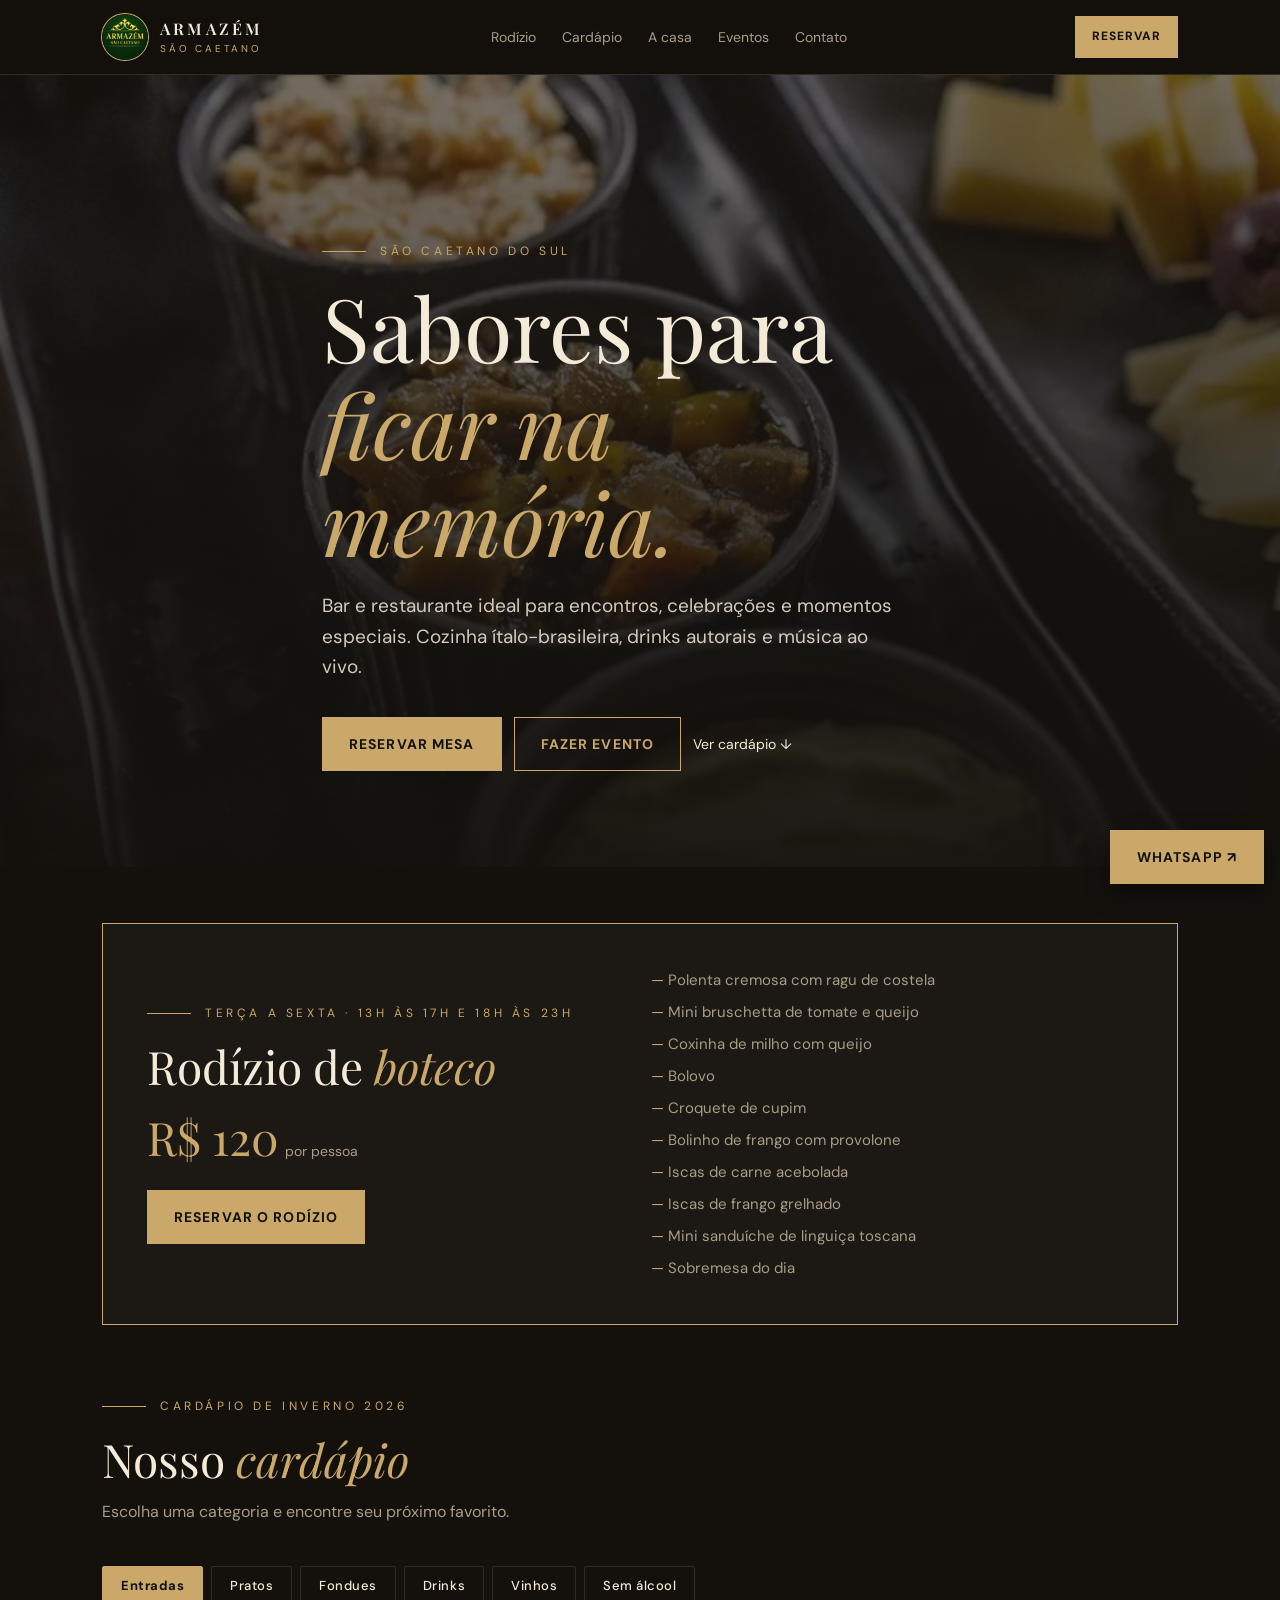
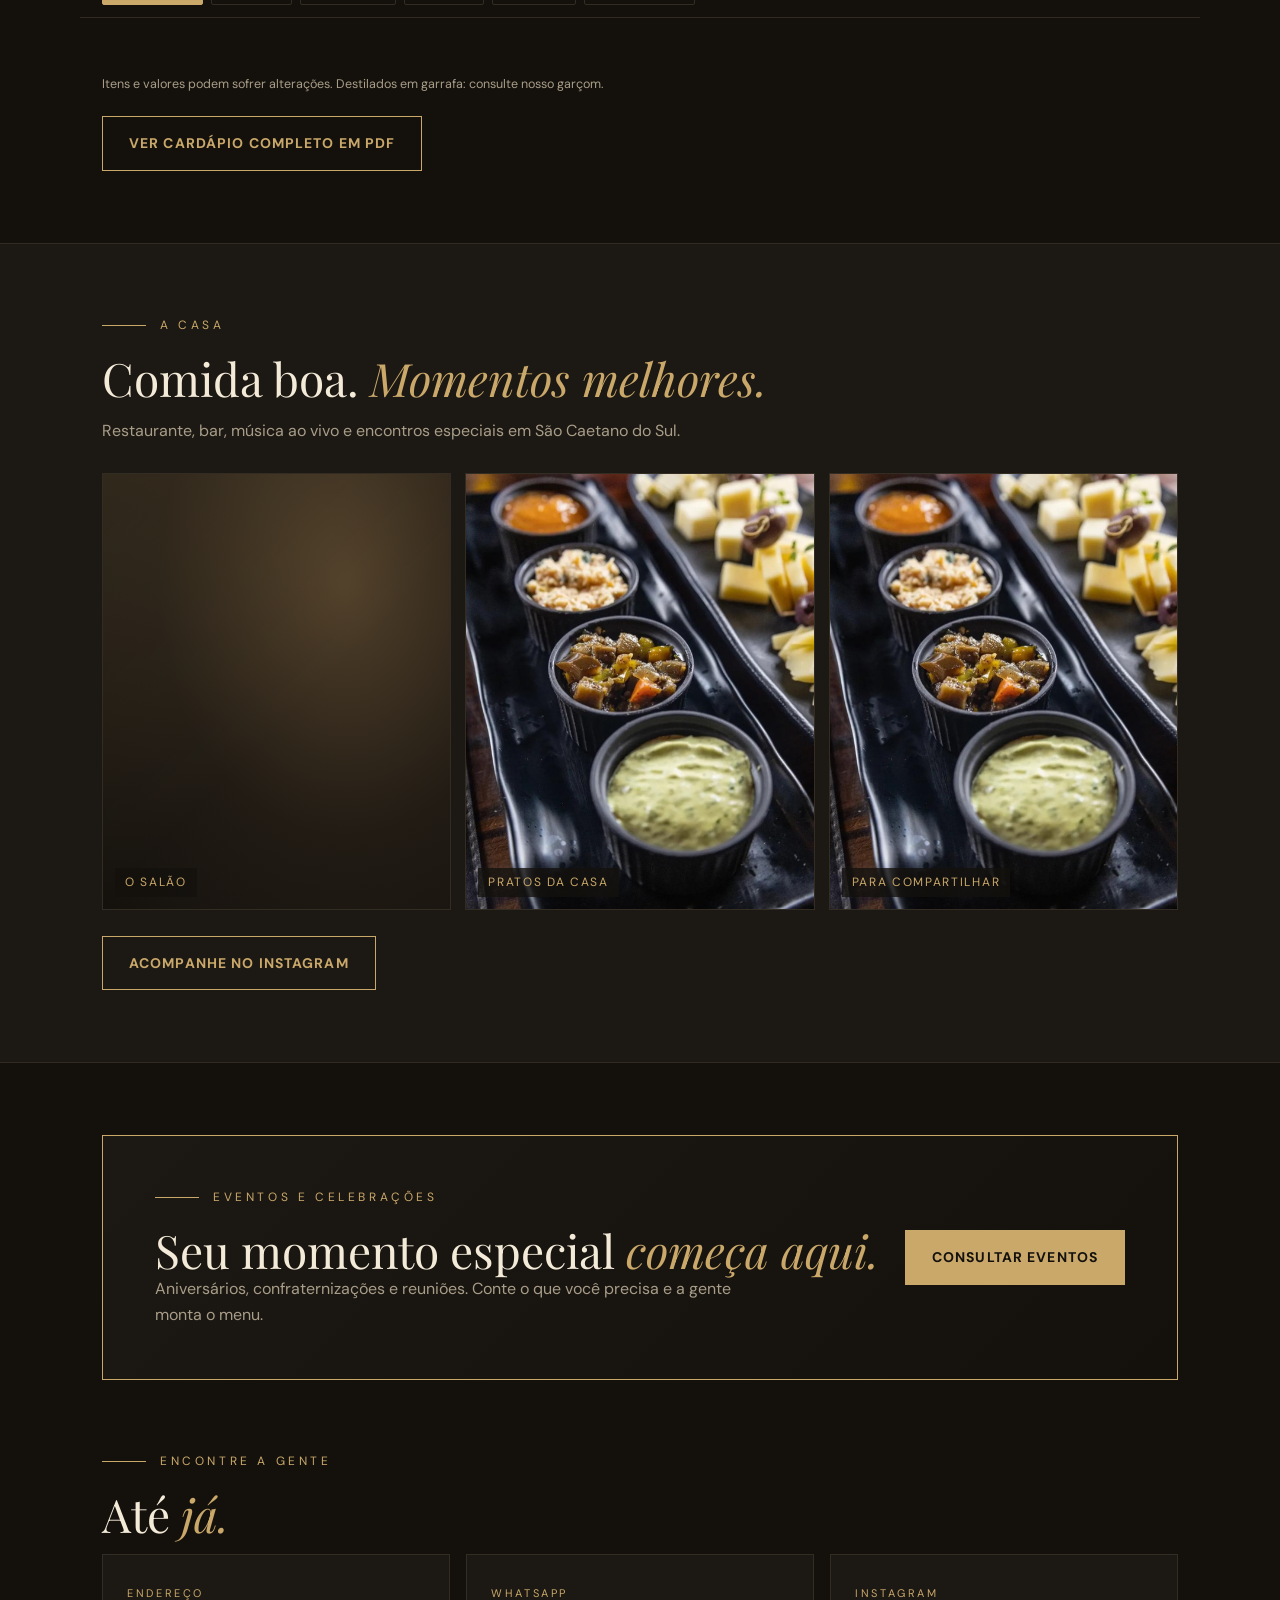
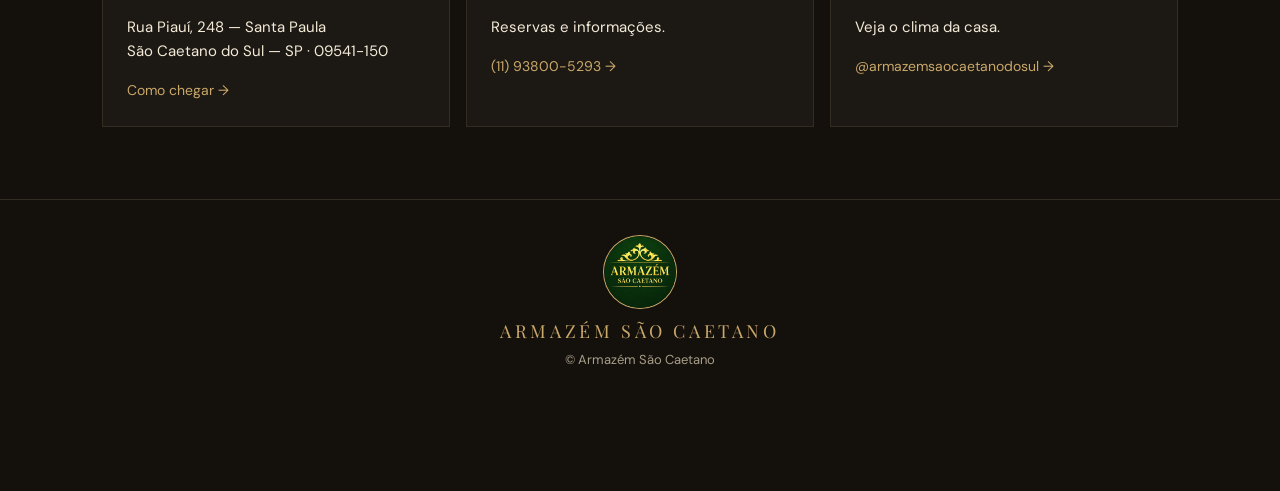
<file: index.html>
<!DOCTYPE html>
<html lang="pt-BR">
<head>
<meta charset="utf-8">
<meta name="viewport" content="width=device-width, initial-scale=1, viewport-fit=cover">
<title>Armazém São Caetano | Bar e Restaurante</title>
<meta name="description" content="Bar e restaurante em São Caetano do Sul. Gastronomia ítalo-brasileira, drinks autorais, fondues e rodízio de boteco.">
<meta name="theme-color" content="#14110d">
<link rel="preconnect" href="https://fonts.googleapis.com">
<link href="https://fonts.googleapis.com/css2?family=Playfair+Display:ital,wght@0,400;0,600;1,400&family=DM+Sans:wght@400;500;700&display=swap" rel="stylesheet">
<link rel="stylesheet" href="style.css">
</head>
<body>
<header><div class="bar">
<a href="#inicio" class="brand"><img class="emblem" src="images/logo.png" alt="Armazém São Caetano"><span><b>ARMAZÉM</b><small>SÃO CAETANO</small></span></a>
<nav class="nav"><a href="#rodizio">Rodízio</a><a href="#cardapio">Cardápio</a><a href="#casa">A casa</a><a href="#eventos">Eventos</a><a href="#contato">Contato</a></nav>
<a class="btn sm" href="https://wa.me/5511938005293?text=Ol%C3%A1%21%20Gostaria%20de%20reservar%20uma%20mesa.">Reservar</a>
</div></header>

<main id="inicio">
<div class="hero">
<div class="bgimg"><img src="images/entradas.jpg" alt="Salão do Armazém São Caetano"></div>
<div class="wrap">
<div class="eyebrow">São Caetano do Sul</div>
<h1>Sabores para <em>ficar na memória.</em></h1>
<p>Bar e restaurante ideal para encontros, celebrações e momentos especiais. Cozinha ítalo-brasileira, drinks autorais e música ao vivo.</p>
<div class="cta">
<a class="btn" href="https://wa.me/5511938005293?text=Ol%C3%A1%21%20Gostaria%20de%20reservar%20uma%20mesa.">Reservar mesa</a>
<a class="btn ghost" href="https://wa.me/5511938005293?text=Ol%C3%A1%21%20Gostaria%20de%20saber%20mais%20sobre%20eventos%20no%20Armaz%C3%A9m.">Fazer evento</a>
<a class="link" href="#cardapio">Ver cardápio ↓</a>
</div>
</div>
</div>
</main>

<section id="rodizio" style="padding-top:56px"><div class="wrap">
<div class="rod">
<div>
<div class="eyebrow">Terça a sexta · 13h às 17h e 18h às 23h</div>
<h2>Rodízio de <em>boteco</em></h2>
<div class="price">R$ 120<small>por pessoa</small></div>
<div style="margin-top:22px"><a class="btn" href="https://wa.me/5511938005293?text=Ol%C3%A1%21%20Quero%20reservar%20para%20o%20Rod%C3%ADzio%20de%20Boteco.">Reservar o rodízio</a></div>
</div>
<ul>
<li>Polenta cremosa com ragu de costela</li><li>Mini bruschetta de tomate e queijo</li><li>Coxinha de milho com queijo</li><li>Bolovo</li><li>Croquete de cupim</li><li>Bolinho de frango com provolone</li><li>Iscas de carne acebolada</li><li>Iscas de frango grelhado</li><li>Mini sanduíche de linguiça toscana</li><li>Sobremesa do dia</li>
</ul>
</div>
</div></section>

<section id="cardapio" style="padding-top:0"><div class="wrap">
<div class="eyebrow">Cardápio de inverno 2026</div>
<h2>Nosso <em>cardápio</em></h2>
<p class="lead">Escolha uma categoria e encontre seu próximo favorito.</p>
<div class="tabs" id="tabs"></div>
<div class="menu" id="list"></div>
<p class="note">Itens e valores podem sofrer alterações. Destilados em garrafa: consulte nosso garçom.</p>
<div style="margin-top:22px"><a class="btn ghost" href="https://armazen-8us1.vercel.app/assets/cardapio-inverno-2026.pdf">Ver cardápio completo em PDF</a></div>
</div></section>

<section id="casa" class="band"><div class="wrap">
<div class="eyebrow">A casa</div>
<h2>Comida boa. <em>Momentos melhores.</em></h2>
<p class="lead">Restaurante, bar, música ao vivo e encontros especiais em São Caetano do Sul.</p>
<div class="gallery">
<div class="gallery-placeholder"><span>O salão</span></div><div><img src="images/entradas.jpg" alt="Risoto com iscas de carne"><span>Pratos da casa</span></div><div><img src="images/entradas.jpg" alt="Tábua de queijos e antepastos"><span>Para compartilhar</span></div>
</div>
<div style="margin-top:26px"><a class="btn ghost" href="https://www.instagram.com/armazemsaocaetanodosul/">Acompanhe no Instagram</a></div>
</div></section>

<section id="eventos"><div class="wrap">
<div class="evento">
<div>
<div class="eyebrow">Eventos e celebrações</div>
<h2>Seu momento especial <em>começa aqui.</em></h2>
<p class="lead" style="margin:0">Aniversários, confraternizações e reuniões. Conte o que você precisa e a gente monta o menu.</p>
</div>
<a class="btn" href="https://wa.me/5511938005293?text=Ol%C3%A1%21%20Gostaria%20de%20saber%20mais%20sobre%20eventos%20no%20Armaz%C3%A9m.">Consultar eventos</a>
</div>
</div></section>

<section id="contato" style="padding-top:0"><div class="wrap">
<div class="eyebrow">Encontre a gente</div>
<h2>Até <em>já.</em></h2>
<div class="info">
<div class="card"><small>Endereço</small><p>Rua Piauí, 248 — Santa Paula<br>São Caetano do Sul — SP · 09541-150</p><a href="https://www.google.com/maps/search/?api=1&query=Armaz%C3%A9m%20S%C3%A3o%20Caetano%20Rua%20Piau%C3%AD%20248%20S%C3%A3o%20Caetano%20do%20Sul">Como chegar →</a></div>
<div class="card"><small>WhatsApp</small><p>Reservas e informações.</p><a href="https://wa.me/5511938005293">(11) 93800-5293 →</a></div>
<div class="card"><small>Instagram</small><p>Veja o clima da casa.</p><a href="https://www.instagram.com/armazemsaocaetanodosul/">@armazemsaocaetanodosul →</a></div>
</div>
</div></section>
</main>

<footer><img class="emblem" src="images/logo.png" alt="" style="width:72px;height:72px;margin:0 auto 14px"><div class="serif">ARMAZÉM SÃO CAETANO</div>© Armazém São Caetano</footer>
<a class="btn fab" href="https://wa.me/5511938005293?text=Ol%C3%A1%21%20Vim%20pelo%20site%20do%20Armaz%C3%A9m.">WhatsApp ↗</a>

<script src="script.js" defer></script>
</body>
</html>
</file>
<file: style.css>
:root{--bg:#14110d;--bg2:#1c1813;--ink:#f3ead8;--mute:#a89d88;--line:#332c22;--gold:#c9a86a;--gold2:#e2c994;--on:#14110d;--max:1120px;
box-sizing:border-box;padding-top:env(safe-area-inset-top,0px);padding-bottom:env(safe-area-inset-bottom,0px)}
*,*::before,*::after{box-sizing:inherit}
html{scroll-behavior:smooth;scroll-padding-top:90px}
body{margin:0;background:var(--bg);color:var(--ink);font:400 16px/1.6 "DM Sans",system-ui,sans-serif;-webkit-font-smoothing:antialiased;overflow-x:hidden}
body::before{content:"";position:fixed;inset:0 0 auto;height:env(safe-area-inset-top,0px);background:var(--bg);z-index:40}
a{color:inherit;text-decoration:none}
p{margin:0}
.wrap{padding:0 22px;max-width:var(--max);margin:0 auto}
.serif,h1,h2,h3{font-family:"Playfair Display",Georgia,serif;font-weight:400;line-height:1.1;margin:0}
em{font-style:italic;color:var(--gold)}
header{position:sticky;top:env(safe-area-inset-top,0px);z-index:30;background:rgba(20,17,13,.96);backdrop-filter:blur(8px);border-bottom:1px solid var(--line)}
.bar{display:flex;align-items:center;justify-content:space-between;gap:12px;padding:14px 22px;max-width:var(--max);margin:auto}
.brand{display:flex;align-items:center;gap:12px;color:var(--ink)}
.emblem{width:46px;height:46px;border-radius:50%;display:block;flex:none;box-shadow:0 0 0 1px var(--gold)}
.brand b{display:block;font:600 16px "Playfair Display",serif;letter-spacing:.2em;color:var(--ink)}
.brand small{display:block;font-size:10px;letter-spacing:.28em;color:var(--gold);margin-top:2px}
.nav{display:none;gap:26px;font-size:14px;color:var(--mute)}
.nav a:hover{color:var(--gold)}
.btn{display:inline-flex;align-items:center;justify-content:center;gap:8px;background:var(--gold);color:var(--on);padding:15px 26px;font-weight:700;font-size:14px;letter-spacing:.08em;text-transform:uppercase;border:1px solid var(--gold);min-height:48px;cursor:pointer;border-radius:0}
.btn:hover{background:var(--gold2)}
.btn.sm{padding:10px 16px;min-height:0;font-size:12px}
.btn.ghost{background:none;color:var(--gold);border-color:var(--gold)}
.btn.ghost:hover{background:rgba(201,168,106,.1)}
.btn.block{width:100%}
.eyebrow{display:flex;align-items:center;gap:14px;font-size:12px;letter-spacing:.3em;text-transform:uppercase;color:var(--gold);margin-bottom:18px}
.eyebrow::before{content:"";width:44px;height:1px;background:var(--gold)}
.hero{position:relative;min-height:88vh;display:flex;align-items:flex-end;overflow:hidden;background:#0c0a08}
.hero .bgimg{position:absolute;inset:0;background:radial-gradient(120% 90% at 30% 20%,#3a2f22,#14110d 70%)}
.hero .bgimg img{width:100%;height:100%;object-fit:cover;object-position:center 40%;opacity:.62}
.hero::after{content:"";position:absolute;inset:0;background:linear-gradient(180deg,rgba(20,17,13,.35),rgba(20,17,13,.95))}
.hero .wrap{position:relative;z-index:1;padding-bottom:64px;padding-top:120px}
.hero h1{font-size:clamp(44px,11vw,88px);max-width:12ch;margin-bottom:22px}
.hero p{color:var(--ink);opacity:.85;max-width:44ch;font-size:clamp(16px,2vw,19px);margin-bottom:34px}
.cta{display:grid;gap:12px;max-width:340px}
.cta .link{color:var(--ink);font-size:14px;padding:8px 0;display:inline-flex;gap:6px;align-items:center}
section{padding:72px 0}
.band{background:var(--bg2);border-block:1px solid var(--line)}
h2{font-size:clamp(32px,5vw,46px);margin-bottom:14px}
.lead{color:var(--mute);max-width:56ch;margin-bottom:30px}
.rod{display:grid;gap:22px;border:1px solid var(--gold);padding:30px 24px;background:var(--bg2)}
.rod .price{font:400 46px "Playfair Display",serif;color:var(--gold)}
.rod .price small{font:400 14px "DM Sans";color:var(--mute);margin-left:6px}
.rod ul{margin:0;padding:0;list-style:none;display:grid;gap:8px;font-size:15px;color:var(--mute)}
.rod li::before{content:"— ";color:var(--gold)}
.tabs{position:sticky;top:calc(env(safe-area-inset-top,0px) + 66px);z-index:20;background:var(--bg);margin:0 -22px 28px;padding:12px 22px;display:flex;gap:8px;overflow-x:auto;scrollbar-width:none;border-bottom:1px solid var(--line)}
.tabs::-webkit-scrollbar{display:none}
.tabs button{flex:none;font:500 13px "DM Sans";letter-spacing:.04em;padding:10px 18px;border:1px solid var(--line);background:none;color:var(--ink);cursor:pointer}
.tabs button[aria-pressed="true"]{background:var(--gold);border-color:var(--gold);color:var(--on);font-weight:700}
.menu{display:grid;grid-template-columns:1fr;gap:0 56px}
.cat{font:400 26px "Playfair Display",serif;color:var(--gold);margin:34px 0 6px}
.cat-note{font-size:13px;color:var(--mute);margin-bottom:8px}
.item{display:flex;justify-content:space-between;gap:18px;padding:18px 0;border-bottom:1px solid var(--line)}
.item b{display:block;font:400 21px "Playfair Display",serif;color:var(--ink)}
.item p{margin-top:4px;color:var(--mute);font-size:14px;line-height:1.5}
.item .pr{font-weight:700;color:var(--gold);white-space:nowrap;font-variant-numeric:tabular-nums;font-size:16px;padding-top:4px}
.note{font-size:12.5px;color:var(--mute);margin-top:28px}
.gallery{display:grid;gap:14px;grid-template-columns:1fr 1fr}
.gallery div{position:relative;overflow:hidden;aspect-ratio:4/5;background:#1c1813;border:1px solid var(--line);display:flex;align-items:flex-end;padding:12px;font-size:12px;letter-spacing:.14em;text-transform:uppercase}.gallery img{position:absolute;inset:0;width:100%;height:100%;object-fit:cover}.gallery span{position:relative;background:rgba(20,17,13,.78);color:var(--gold);padding:5px 10px}
.gallery div:first-child{grid-column:1/-1;aspect-ratio:16/9}
.evento{border:1px solid var(--gold);padding:36px 26px;display:grid;gap:20px;background:linear-gradient(135deg,var(--bg2),var(--bg))}
.evento h2{margin:0}
.info{display:grid;gap:16px;grid-template-columns:1fr}
.card{border:1px solid var(--line);padding:24px;background:var(--bg2)}
.card small{font-size:11px;letter-spacing:.24em;color:var(--gold);text-transform:uppercase}
.card p{margin:10px 0 14px;color:var(--ink);font-size:15px}
.card a{color:var(--gold);font-size:14px}
footer{padding:36px 0 120px;text-align:center;color:var(--mute);font-size:13px;border-top:1px solid var(--line)}
footer .serif{color:var(--gold);font-size:18px;letter-spacing:.2em;margin-bottom:8px}
.fab{position:fixed;right:16px;bottom:calc(16px + env(safe-area-inset-bottom,0px));z-index:35;box-shadow:0 10px 24px rgba(0,0,0,.45)}
@media(min-width:720px){
 .nav{display:flex}
 .hero .wrap{padding-bottom:96px}
 .cta{grid-template-columns:repeat(3,auto);max-width:none;justify-content:start}
 .rod{grid-template-columns:1fr 1fr;align-items:center;padding:44px}
 .menu{grid-template-columns:1fr 1fr}
 .gallery{grid-template-columns:repeat(3,1fr)}
 .gallery div:first-child{grid-column:auto;aspect-ratio:4/5}
 .info{grid-template-columns:repeat(3,1fr)}
 .evento{grid-template-columns:1fr auto;align-items:center;padding:52px}
}

/* Ajustes de responsividade e acabamento */
img { display: block; }
button, a { -webkit-tap-highlight-color: transparent; }
.btn { transition: background .2s ease, transform .2s ease; }
.btn:hover { transform: translateY(-2px); }
.tabs { overscroll-behavior-x: contain; }
.tabs button { border-radius: 2px; }
.gallery .gallery-placeholder {
  background:
    linear-gradient(135deg, rgba(201,168,106,.12), transparent 55%),
    radial-gradient(ellipse at 70% 25%, #51402a 0, #211b14 55%, #14110d 100%);
}
.gallery img { transition: transform .5s ease; }
.gallery div:hover img { transform: scale(1.04); }
.item { align-items: flex-start; }
.item > div { min-width: 0; }
.item .pr { flex: none; }
:focus-visible { outline: 2px solid var(--gold2); outline-offset: 4px; }
@media (max-width: 420px) {
  .wrap { padding-inline: 18px; }
  .bar { padding-inline: 18px; }
  .brand { gap: 9px; }
  .brand b { font-size: 14px; }
  .emblem { width: 40px; height: 40px; }
  .btn.sm { padding: 9px 12px; }
  .hero { min-height: 82vh; }
  .hero .wrap { padding-bottom: 48px; }
  section { padding: 58px 0; }
  .rod { padding: 24px 20px; }
  .rod .price { font-size: 40px; }
  .item b { font-size: 19px; }
  .item p { font-size: 13px; }
  .item .pr { font-size: 14px; }
}
</file>
